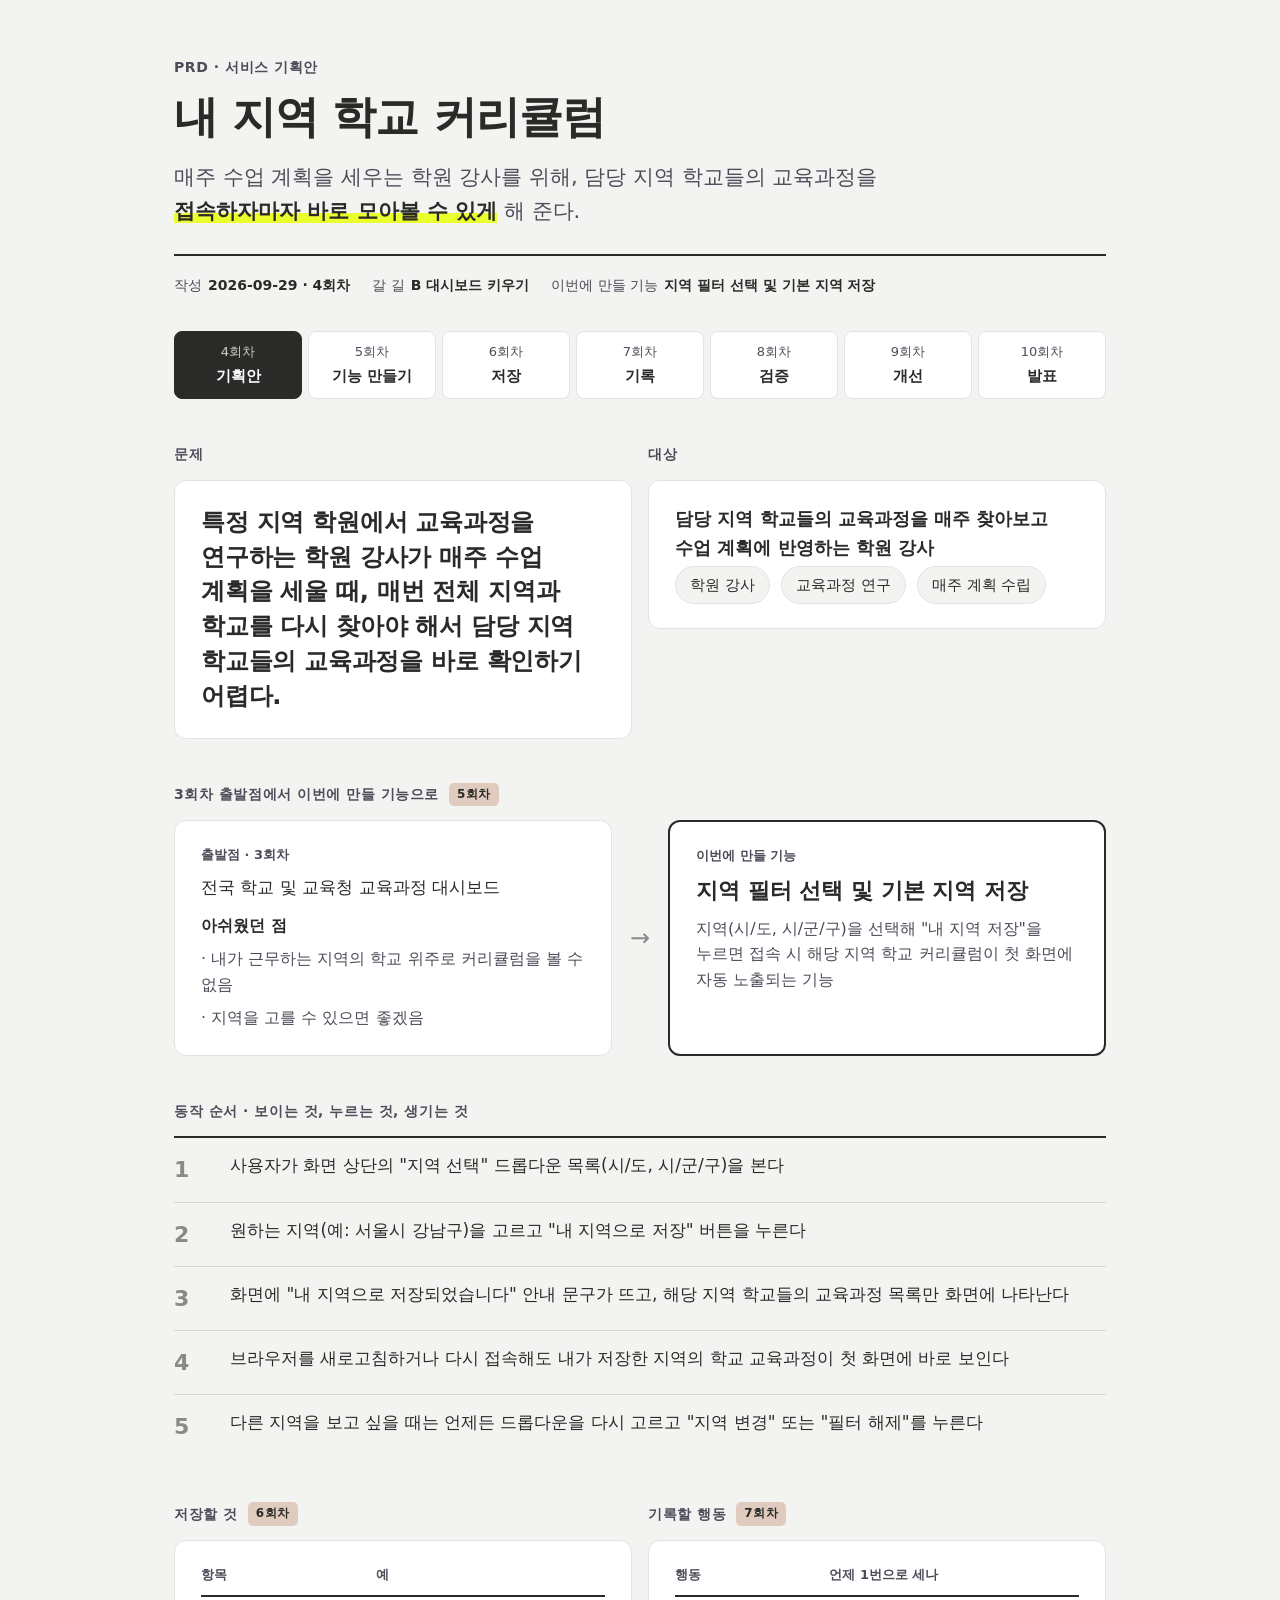
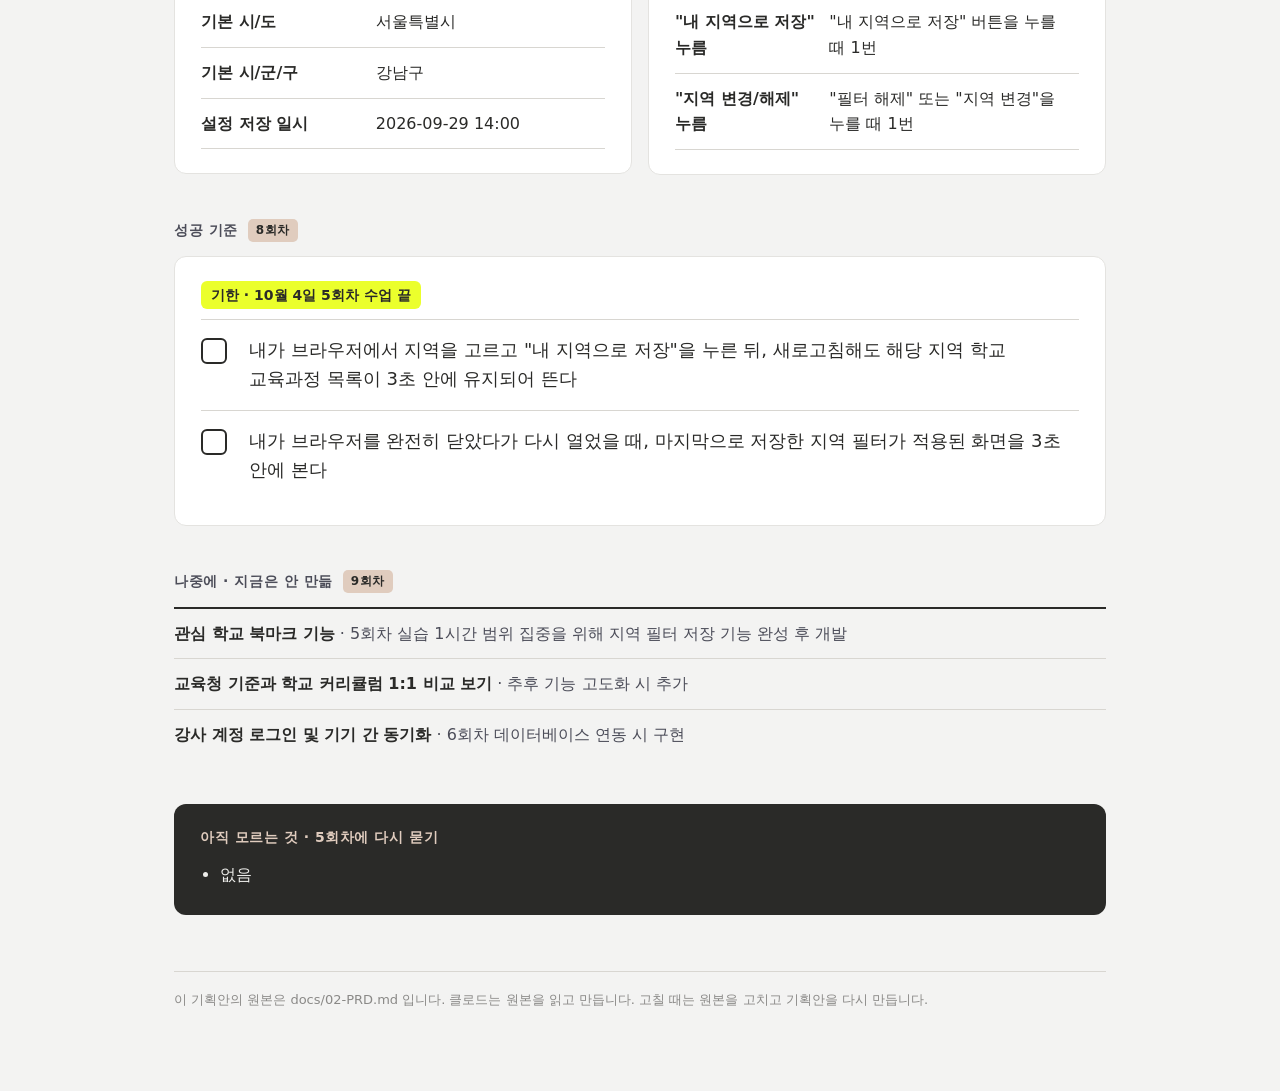
<file: pm-04-prd/docs/02-PRD.html>
<!doctype html>
<html lang="ko">
<head>
<meta charset="utf-8"/>
<meta name="viewport" content="width=device-width, initial-scale=1"/>
<title>내 지역 학교 커리큘럼 · 서비스 기획안</title>
<style>
  :root{
    --ink:#2A2A28; --ink-soft:#4C4D59; --ink-faint:#8A8987;
    --paper:#F3F3F2; --card:#FFFFFF; --line:#E4E3E0; --rule:#D8D6D1;
    --sand:#E0CCBE; --hl:#EBFF2C;
    --font:'Pretendard','Apple SD Gothic Neo','Malgun Gothic',system-ui,sans-serif;
  }
  *{box-sizing:border-box;}
  body{margin:0;background:var(--paper);color:var(--ink);font-family:var(--font);
    line-height:1.6;word-break:keep-all;overflow-wrap:break-word;}
  .wrap{max-width:980px;margin:0 auto;padding:56px 24px 80px;}
  .kicker{font-size:14px;font-weight:700;letter-spacing:.04em;color:var(--ink-soft);}
  h1{font-size:44px;line-height:1.15;letter-spacing:-0.02em;margin:14px 0 0;}
  .lead{font-size:21px;color:var(--ink-soft);margin:18px 0 0;max-width:760px;}
  .lead b{color:var(--ink);background:linear-gradient(transparent 58%,var(--hl) 58%);}
  .meta{display:flex;flex-wrap:wrap;gap:10px 22px;margin-top:26px;padding-top:18px;
    border-top:2px solid var(--ink);font-size:14px;color:var(--ink-soft);}
  .meta b{color:var(--ink);font-weight:600;margin-left:6px;}
  .meta a{color:var(--ink);}

  .road{display:grid;grid-template-columns:repeat(7,1fr);gap:6px;margin-top:34px;}
  .road div{background:var(--card);border:1px solid var(--line);border-radius:8px;padding:10px 8px;
    font-size:13px;text-align:center;color:var(--ink-soft);}
  .road div b{display:block;font-size:15px;color:var(--ink);margin-top:2px;}
  .road div.now{background:var(--ink);color:#CFCDCA;border-color:var(--ink);}
  .road div.now b{color:#fff;}

  section{margin-top:44px;}
  h2{font-size:14px;font-weight:700;letter-spacing:.04em;color:var(--ink-soft);margin:0 0 14px;
    display:flex;align-items:center;gap:10px;}
  h2 .when{font-size:12px;font-weight:600;background:var(--sand);color:var(--ink);padding:2px 8px;border-radius:5px;}
  .card{background:var(--card);border:1px solid var(--line);border-radius:12px;padding:24px 26px;}
  .big{font-size:24px;font-weight:600;line-height:1.45;letter-spacing:-0.01em;}
  .two{display:grid;grid-template-columns:1fr 1fr;gap:16px;}
  .chip{display:inline-block;background:var(--paper);border:1px solid var(--line);border-radius:999px;
    padding:6px 14px;font-size:15px;margin:4px 6px 0 0;}

  .shift{display:grid;grid-template-columns:1fr 40px 1fr;align-items:stretch;gap:8px;}
  .shift .arrow{display:flex;align-items:center;justify-content:center;font-size:24px;color:var(--ink-faint);}
  .shift .tag{font-size:13px;font-weight:600;color:var(--ink-soft);}
  .shift .card.new{border:2px solid var(--ink);}
  .shift .name{font-size:22px;font-weight:700;margin-top:6px;}
  .shift .desc{font-size:16px;color:var(--ink-soft);margin-top:8px;}

  ol.flow{list-style:none;margin:0;padding:0;counter-reset:f;}
  ol.flow li{counter-increment:f;display:grid;grid-template-columns:44px 1fr;gap:12px;padding:14px 0;
    border-top:1px solid var(--rule);font-size:17px;}
  ol.flow li:first-child{border-top:2px solid var(--ink);}
  ol.flow li::before{content:counter(f);font-size:22px;font-weight:700;color:var(--ink-faint);}

  table{width:100%;border-collapse:collapse;font-size:16px;}
  th{text-align:left;font-size:13px;color:var(--ink-soft);font-weight:600;padding:0 12px 10px 0;border-bottom:2px solid var(--ink);}
  td{padding:12px 12px 12px 0;border-bottom:1px solid var(--rule);vertical-align:top;}
  td:first-child{font-weight:600;}

  .goal{display:grid;grid-template-columns:36px 1fr;gap:12px;align-items:start;padding:16px 0;border-top:1px solid var(--rule);}
  .goal:first-of-type{border-top:2px solid var(--ink);}
  .goal .box{width:26px;height:26px;border:2px solid var(--ink);border-radius:6px;margin-top:2px;}
  .goal p{margin:0;font-size:18px;font-weight:500;}
  .due{display:inline-block;background:var(--hl);font-weight:700;font-size:14px;padding:3px 10px;border-radius:6px;margin-bottom:10px;}

  ul.later{list-style:none;margin:0;padding:0;}
  ul.later li{padding:12px 0;border-top:1px solid var(--rule);font-size:16px;}
  ul.later li:first-child{border-top:2px solid var(--ink);}
  ul.later li span{color:var(--ink-soft);}

  .unknown{background:var(--ink);color:#EDEDEA;border-radius:12px;padding:22px 26px;}
  .unknown h2{color:var(--sand);}
  .unknown ul{margin:0;padding-left:20px;}
  .unknown li{margin:6px 0;font-size:16px;}

  footer{margin-top:56px;padding-top:18px;border-top:1px solid var(--rule);font-size:13px;color:var(--ink-faint);}

  @media (max-width:640px){
    h1{font-size:32px;} .lead{font-size:18px;}
    .two,.shift{grid-template-columns:1fr;} .shift .arrow{transform:rotate(90deg);height:28px;}
    .road{grid-template-columns:repeat(4,1fr);}
  }
  @page{size:A4;margin:12mm;}
  @media print{
    *{-webkit-print-color-adjust:exact;print-color-adjust:exact;}
    body{background:#fff;} .wrap{padding:0;max-width:none;}
    section,.card,.goal,ol.flow li{break-inside:avoid;}
    .road{grid-template-columns:repeat(7,1fr);} .two,.shift{grid-template-columns:1fr 1fr;} .shift{grid-template-columns:1fr 40px 1fr;}
  }
</style>
</head>
<body>
<div class="wrap">

  <!-- 머리 · 한 줄 소개 칸 -->
  <div class="kicker">PRD · 서비스 기획안</div>
  <h1>내 지역 학교 커리큘럼</h1>
  <p class="lead">매주 수업 계획을 세우는 학원 강사를 위해, 담당 지역 학교들의 교육과정을 <b>접속하자마자 바로 모아볼 수 있게</b> 해 준다.</p>
  <div class="meta">
    <span>작성<b>2026-09-29 · 4회차</b></span>
    <span>갈 길<b>B 대시보드 키우기</b></span>
    <span>이번에 만들 기능<b>지역 필터 선택 및 기본 지역 저장</b></span>
  </div>

  <!-- 10주 중 이 기획안을 다시 쓰는 회차 -->
  <div class="road">
    <div class="now">4회차<b>기획안</b></div>
    <div>5회차<b>기능 만들기</b></div>
    <div>6회차<b>저장</b></div>
    <div>7회차<b>기록</b></div>
    <div>8회차<b>검증</b></div>
    <div>9회차<b>개선</b></div>
    <div>10회차<b>발표</b></div>
  </div>

  <!-- 문제 · 대상 -->
  <section>
    <div class="two">
      <div>
        <h2>문제</h2>
        <div class="card big">특정 지역 학원에서 교육과정을 연구하는 학원 강사가 매주 수업 계획을 세울 때, 매번 전체 지역과 학교를 다시 찾아야 해서 담당 지역 학교들의 교육과정을 바로 확인하기 어렵다.</div>
      </div>
      <div>
        <h2>대상</h2>
        <div class="card">
          <div style="font-size:18px;font-weight:600;">담당 지역 학교들의 교육과정을 매주 찾아보고 수업 계획에 반영하는 학원 강사</div>
          <span class="chip">학원 강사</span>
          <span class="chip">교육과정 연구</span>
          <span class="chip">매주 계획 수립</span>
        </div>
      </div>
    </div>
  </section>

  <!-- 출발점 → 이번에 만들 기능 -->
  <section>
    <h2>3회차 출발점에서 이번에 만들 기능으로 <span class="when">5회차</span></h2>
    <div class="shift">
      <div class="card">
        <div class="tag">출발점 · 3회차</div>
        <div class="desc" style="color:var(--ink);font-size:17px;">전국 학교 및 교육청 교육과정 대시보드</div>
        <div class="desc" style="margin-top:12px;font-weight:600;color:var(--ink);">아쉬웠던 점</div>
        <div class="desc">· 내가 근무하는 지역의 학교 위주로 커리큘럼을 볼 수 없음</div>
        <div class="desc">· 지역을 고를 수 있으면 좋겠음</div>
      </div>
      <div class="arrow">→</div>
      <div class="card new">
        <div class="tag">이번에 만들 기능</div>
        <div class="name">지역 필터 선택 및 기본 지역 저장</div>
        <div class="desc">지역(시/도, 시/군/구)을 선택해 "내 지역 저장"을 누르면 접속 시 해당 지역 학교 커리큘럼이 첫 화면에 자동 노출되는 기능</div>
      </div>
    </div>
  </section>

  <!-- 동작 순서 -->
  <section>
    <h2>동작 순서 · 보이는 것, 누르는 것, 생기는 것</h2>
    <ol class="flow">
      <li>사용자가 화면 상단의 "지역 선택" 드롭다운 목록(시/도, 시/군/구)을 본다</li>
      <li>원하는 지역(예: 서울시 강남구)을 고르고 "내 지역으로 저장" 버튼을 누른다</li>
      <li>화면에 "내 지역으로 저장되었습니다" 안내 문구가 뜨고, 해당 지역 학교들의 교육과정 목록만 화면에 나타난다</li>
      <li>브라우저를 새로고침하거나 다시 접속해도 내가 저장한 지역의 학교 교육과정이 첫 화면에 바로 보인다</li>
      <li>다른 지역을 보고 싶을 때는 언제든 드롭다운을 다시 고르고 "지역 변경" 또는 "필터 해제"를 누른다</li>
    </ol>
  </section>

  <!-- 저장할 것 · 기록할 행동 -->
  <section>
    <div class="two">
      <div>
        <h2>저장할 것 <span class="when">6회차</span></h2>
        <div class="card">
          <table>
            <thead><tr><th>항목</th><th>예</th></tr></thead>
            <tbody>
              <tr><td>기본 시/도</td><td>서울특별시</td></tr>
              <tr><td>기본 시/군/구</td><td>강남구</td></tr>
              <tr><td>설정 저장 일시</td><td>2026-09-29 14:00</td></tr>
            </tbody>
          </table>
        </div>
      </div>
      <div>
        <h2>기록할 행동 <span class="when">7회차</span></h2>
        <div class="card">
          <table>
            <thead><tr><th>행동</th><th>언제 1번으로 세나</th></tr></thead>
            <tbody>
              <tr><td>"내 지역으로 저장" 누름</td><td>"내 지역으로 저장" 버튼을 누를 때 1번</td></tr>
              <tr><td>"지역 변경/해제" 누름</td><td>"필터 해제" 또는 "지역 변경"을 누를 때 1번</td></tr>
            </tbody>
          </table>
        </div>
      </div>
    </div>
  </section>

  <!-- 성공 기준 -->
  <section>
    <h2>성공 기준 <span class="when">8회차</span></h2>
    <div class="card">
      <div class="due">기한 · 10월 4일 5회차 수업 끝</div>
      <div class="goal"><div class="box"></div><p>내가 브라우저에서 지역을 고르고 "내 지역으로 저장"을 누른 뒤, 새로고침해도 해당 지역 학교 교육과정 목록이 3초 안에 유지되어 뜬다</p></div>
      <div class="goal"><div class="box"></div><p>내가 브라우저를 완전히 닫았다가 다시 열었을 때, 마지막으로 저장한 지역 필터가 적용된 화면을 3초 안에 본다</p></div>
    </div>
  </section>

  <!-- 나중에 -->
  <section>
    <h2>나중에 · 지금은 안 만듦 <span class="when">9회차</span></h2>
    <ul class="later">
      <li><b>관심 학교 북마크 기능</b> <span>· 5회차 실습 1시간 범위 집중을 위해 지역 필터 저장 기능 완성 후 개발</span></li>
      <li><b>교육청 기준과 학교 커리큘럼 1:1 비교 보기</b> <span>· 추후 기능 고도화 시 추가</span></li>
      <li><b>강사 계정 로그인 및 기기 간 동기화</b> <span>· 6회차 데이터베이스 연동 시 구현</span></li>
    </ul>
  </section>

  <!-- 아직 모르는 것 -->
  <section class="unknown">
    <h2>아직 모르는 것 · 5회차에 다시 묻기</h2>
    <ul>
      <li>없음</li>
    </ul>
  </section>

  <footer>
    이 기획안의 원본은 docs/02-PRD.md 입니다. 클로드는 원본을 읽고 만듭니다. 고칠 때는 원본을 고치고 기획안을 다시 만듭니다.
  </footer>
</div>
</body>
</html>
</file>
